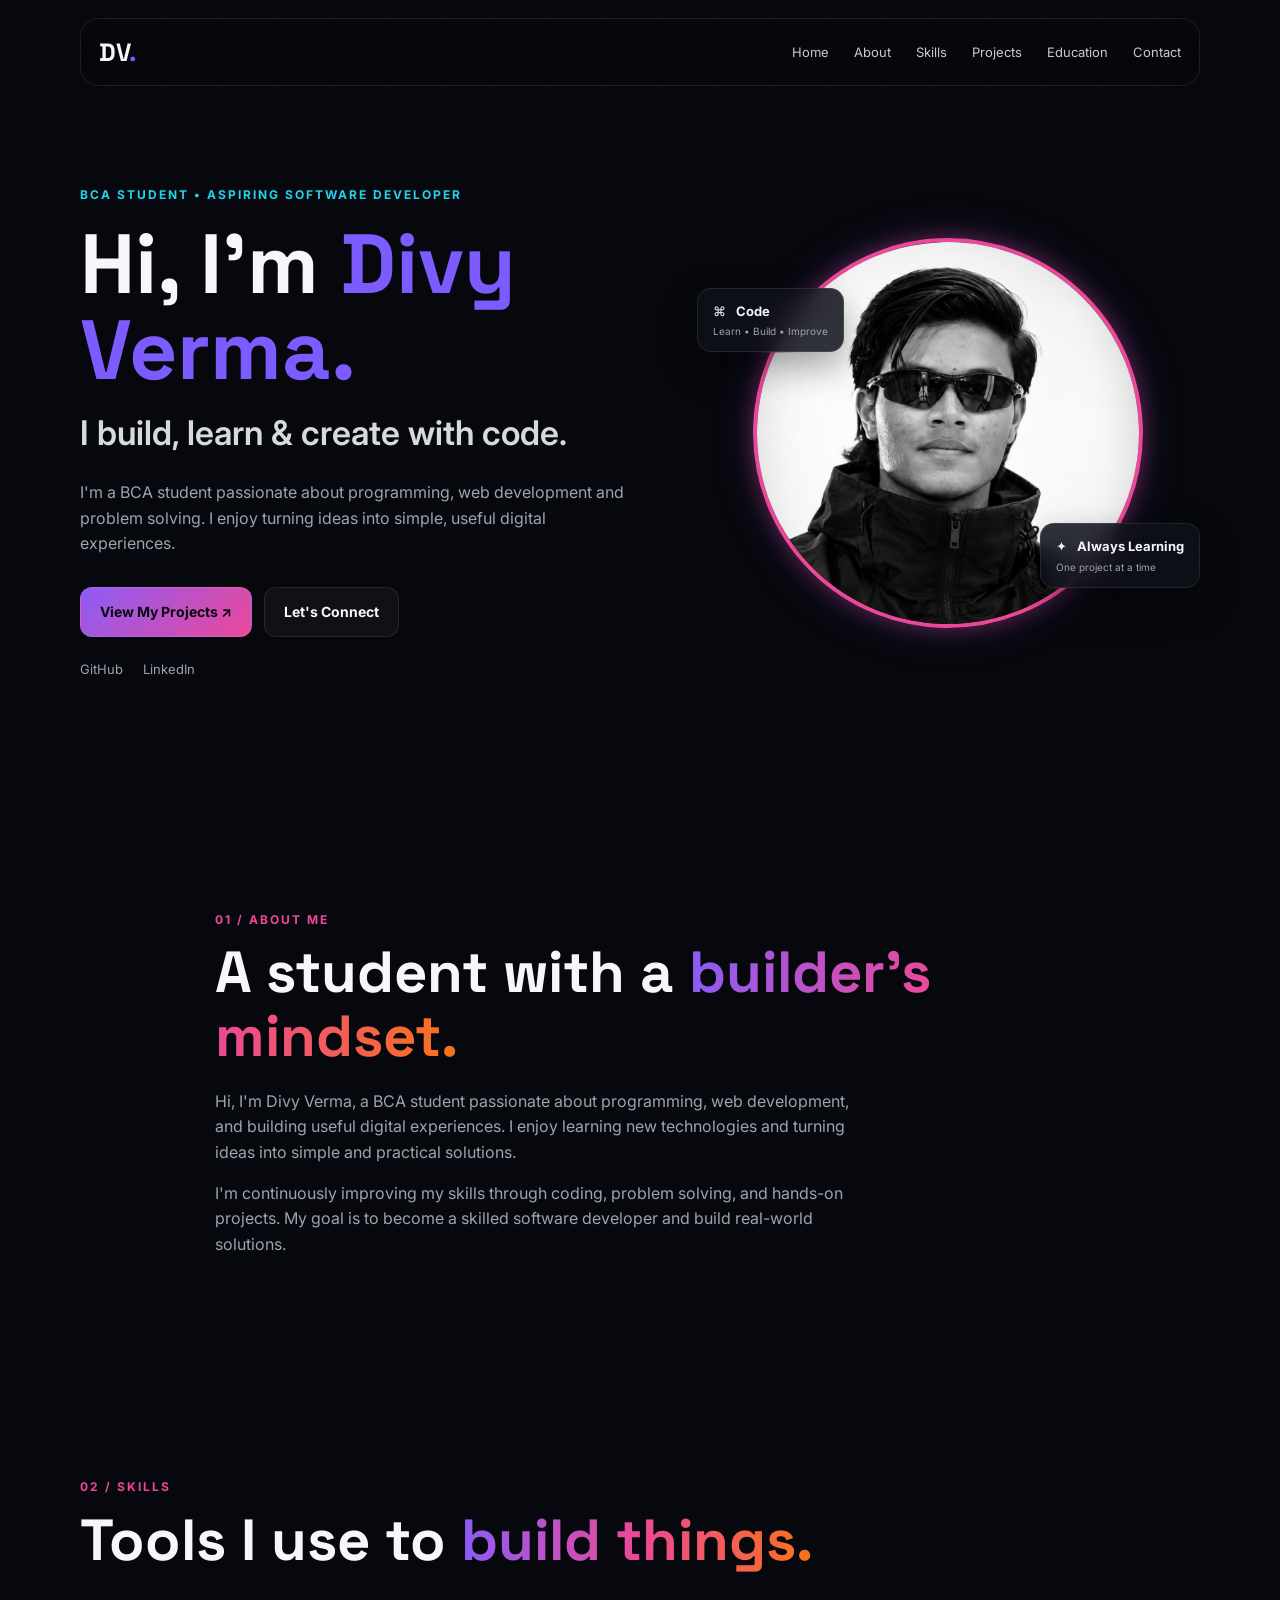
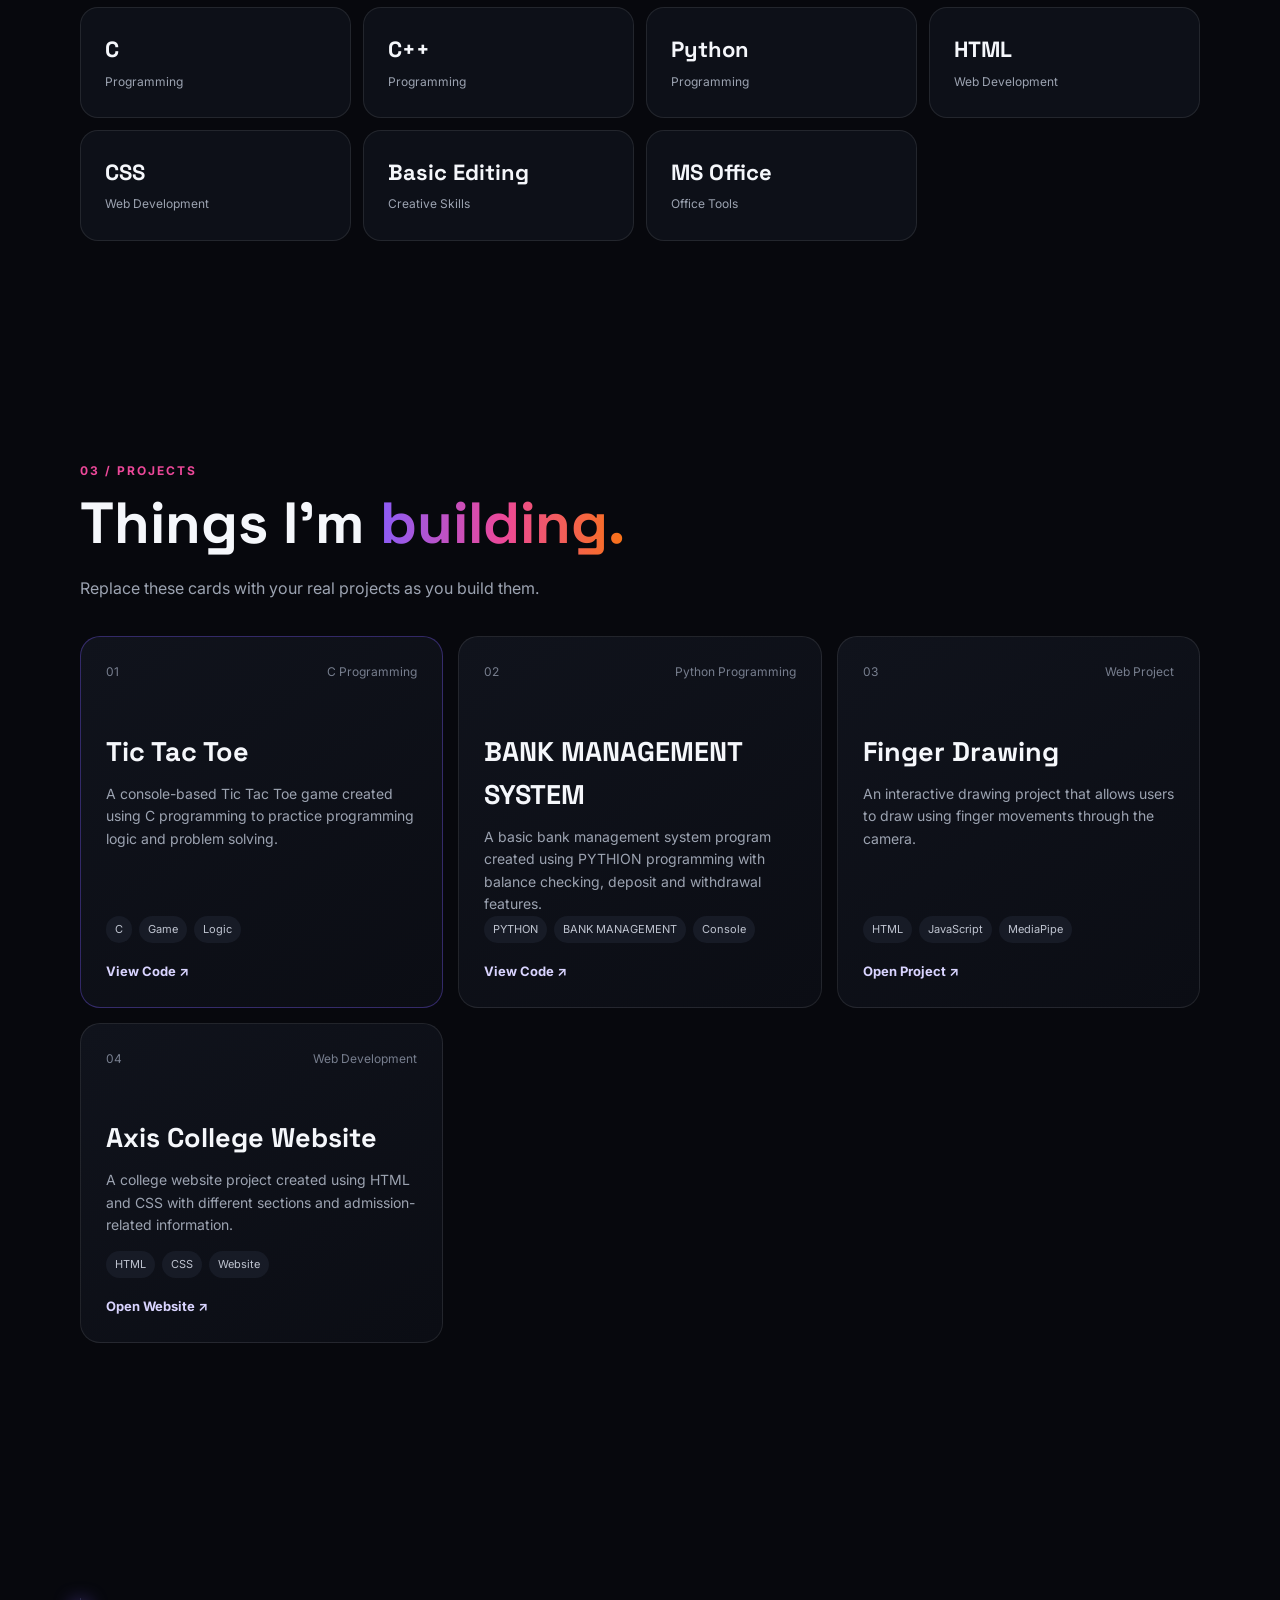
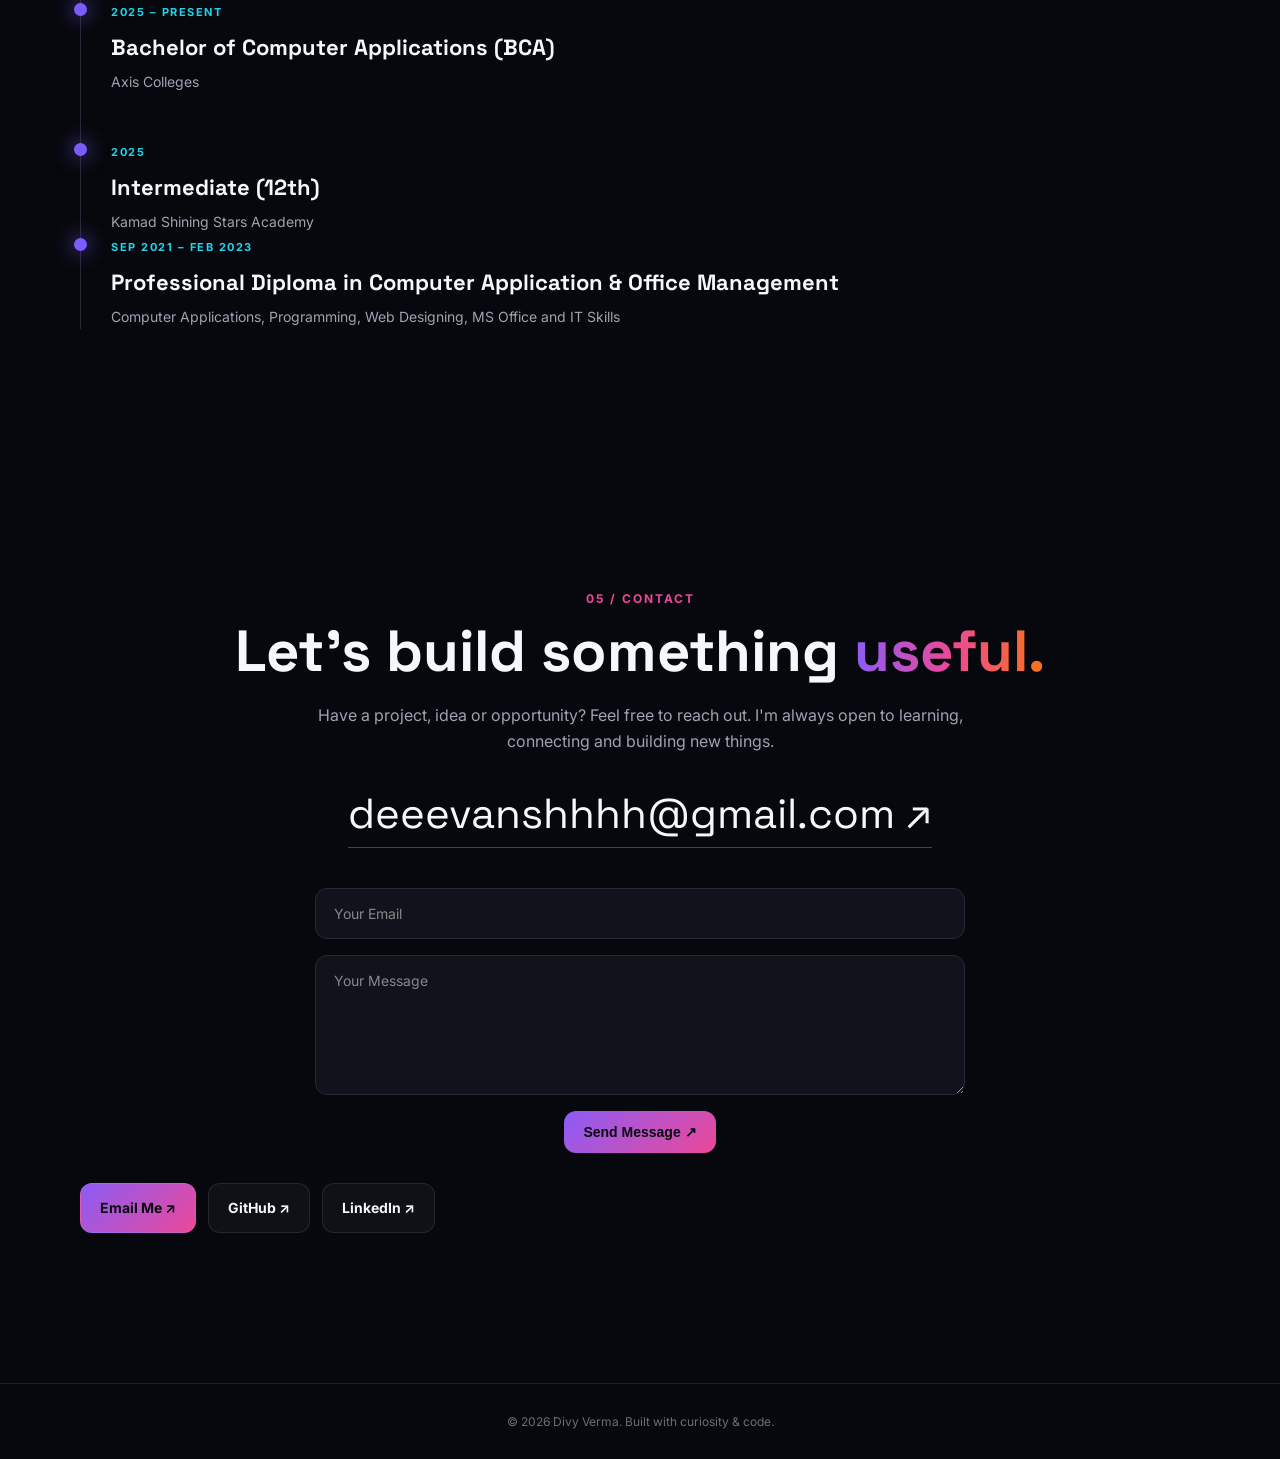
<file: index.html>
<!DOCTYPE html>
<html lang="en">
<head>
  <meta charset="UTF-8">
  <meta name="viewport" content="width=device-width, initial-scale=1.0">
  <meta name="description" content="Divy Verma - BCA Student and Aspiring Software Developer">
  <title>Divy Verma | Portfolio</title>
  <link rel="preconnect" href="https://fonts.googleapis.com">
  <link rel="preconnect" href="https://fonts.gstatic.com" crossorigin>
  <link href="https://fonts.googleapis.com/css2?family=Inter:wght@400;500;600;700;800&family=Space+Grotesk:wght@500;600;700&display=swap" rel="stylesheet">
  <link rel="stylesheet" href="style.css">
</head>
<body>
  <div class="bg-grid"></div>

  <header class="navbar">
    <a href="#home" class="logo">DV<span>.</span></a>
    <nav id="navMenu">
      <a href="#home">Home</a>
      <a href="#about">About</a>
      <a href="#skills">Skills</a>
      <a href="#projects">Projects</a>
      <a href="#education">Education</a>
      <a href="#contact">Contact</a>
    </nav>
<button class="menu-btn" id="menuBtn" aria-label="Open menu">☰</button>
  </header>

  <main>
    <section id="home" class="hero section">
      <div class="hero-text reveal">
        <p class="eyebrow">BCA STUDENT • ASPIRING SOFTWARE DEVELOPER</p>
        <h1>Hi, I'm <span>Divy Verma.</span></h1>
        <h2>I build, learn &amp; create with code.</h2>
        <p class="hero-copy">
          I'm a BCA student passionate about programming, web development and problem solving.
          I enjoy turning ideas into simple, useful digital experiences.
        </p>
        <div class="hero-buttons">
          <a class="btn primary" href="#projects">View My Projects <span>↗</span></a>
          <a class="btn secondary" href="#contact">Let's Connect</a>
        </div>
        <div class="socials">
          <a href="https://github.com/" target="_blank" rel="noreferrer">GitHub</a>
          <a href="https://www.linkedin.com/in/divy-verma-184541386" target="_blank" rel="noreferrer">LinkedIn</a>
        </div>
      </div>

      <div class="hero-photo reveal">
        <div class="photo-glow"></div>
        <div class="photo-frame">
          <img src="divys.png" alt="Divy Verma profile photo">
        </div>
        <div class="floating-card card-one">⌘ <b>Code</b><small>Learn • Build • Improve</small></div>
        <div class="floating-card card-two">✦ <b>Always Learning</b><small>One project at a time</small></div>
      </div>
    </section>

    <section id="about" class="section narrow reveal">
  <p class="section-label">01 / ABOUT ME</p>

  <h2 class="section-title">
    A student with a <span>builder's mindset.</span>
  </h2>

  <p class="section-text">
    Hi, I'm Divy Verma, a BCA student passionate about programming,
    web development, and building useful digital experiences. I enjoy
    learning new technologies and turning ideas into simple and
    practical solutions.
  </p>

  <p class="section-text">
    I'm continuously improving my skills through coding, problem solving,
    and hands-on projects. My goal is to become a skilled software
    developer and build real-world solutions.
  </p>
</section>
    <section id="skills" class="section">
      <div class="reveal">
        <p class="section-label">02 / SKILLS</p>
        <h2 class="section-title">Tools I use to <span>build things.</span></h2>
      </div>
      <div class="skills-grid reveal">
        <div class="skill-card"><strong>C</strong><span>Programming</span></div>
        <div class="skill-card"><strong>C++</strong><span>Programming</span></div>
        <div class="skill-card"><strong>Python</strong><span>Programming</span></div>
        <div class="skill-card"><strong>HTML</strong><span>Web Development</span></div>
        <div class="skill-card"><strong>CSS</strong><span>Web Development</span></div>
<div class="skill-card"><strong>Basic Editing</strong><span>Creative Skills</span></div>
        
        <div class="skill-card"><strong>MS Office</strong><span>Office Tools</span></div>
    </section>

    <section id="projects" class="section">
      <div class="reveal">
        <p class="section-label">03 / PROJECTS</p>
        <h2 class="section-title">Things I'm <span>building.</span></h2>
        <p class="section-text">Replace these cards with your real projects as you build them.</p>
      </div>
<div class="projects-grid">

  <article class="project-card featured reveal"
           onclick="window.location.href='tic-tac-toe.c'">
    <div class="project-top">
      <span>01</span>
      <span>C Programming</span>
    </div>

    <h3>Tic Tac Toe</h3>

    <p>
      A console-based Tic Tac Toe game created using C programming
      to practice programming logic and problem solving.
    </p>

    <div class="tags">
      <span>C</span>
      <span>Game</span>
      <span>Logic</span>
    </div>

    <span class="project-link">View Code ↗</span>
  </article>


  <article class="project-card reveal"
           onclick="window.location.href='bank_management.py'">
    <div class="project-top">
      <span>02</span>
      <span>Python Programming</span>
    </div>

    <h3>BANK MANAGEMENT SYSTEM</h3>

    <p>
      A basic bank management system program created using PYTHION programming with
      balance checking, deposit and withdrawal features.
    </p>

    <div class="tags">
      <span>PYTHON</span>
      <span>BANK MANAGEMENT</span>
      <span>Console</span>
    </div>

    <span class="project-link">View Code ↗</span>
  </article>


  <article class="project-card reveal"
           onclick="window.location.href='drawingproject.html'">
    <div class="project-top">
      <span>03</span>
      <span>Web Project</span>
    </div>

    <h3>Finger Drawing</h3>

    <p>
      An interactive drawing project that allows users to draw
      using finger movements through the camera.
    </p>

    <div class="tags">
      <span>HTML</span>
      <span>JavaScript</span>
      <span>MediaPipe</span>
    </div>

    <span class="project-link">Open Project ↗</span>
  </article>


  <article class="project-card reveal"
           onclick="window.location.href='axiswebsite.html'">
    <div class="project-top">
      <span>04</span>
      <span>Web Development</span>
    </div>

    <h3>Axis College Website</h3>

    <p>
      A college website project created using HTML and CSS
      with different sections and admission-related information.
    </p>

    <div class="tags">
      <span>HTML</span>
      <span>CSS</span>
      <span>Website</span>
    </div>

    <span class="project-link">Open Website ↗</span>
  </article>

</div>
      </section>

    <section id="education" class="section">
      <div class="timeline reveal">

  <div class="timeline-item">
    <div class="dot"></div>
    <div>
      <span class="date">2025 – PRESENT</span>
      <h3>Bachelor of Computer Applications (BCA)</h3>
      <p>Axis Colleges</p>
    </div>
  </div>

  <div class="timeline-item">
    <div class="dot"></div>
    <div>
      <span class="date">2025</span>
      <h3>Intermediate (12th)</h3>
      <p>Kamad Shining Stars Academy</p>
    </div>
  

  <div class="timeline-item">
    <div class="dot"></div>
    <div>
      <span class="date">SEP 2021 – FEB 2023</span>
      <h3>Professional Diploma in Computer Application & Office Management</h3>
      <p>Computer Applications, Programming, Web Designing, MS Office and IT Skills</p>
    </div>
  </div>

</div></div>
    </section>
<section id="contact" class="contact section reveal">

  <p class="section-label">05 / CONTACT</p>

  <h2 class="section-title">
    Let's build something <span>useful.</span>
  </h2>

  <p class="section-text">
    Have a project, idea or opportunity? Feel free to reach out.
    I'm always open to learning, connecting and building new things.
  </p>

  <a class="email" href="mailto:deeevanshhhh@gmail.com">
    deeevanshhhh@gmail.com ↗
  </a>
  <form
  class="contact-form"
  action="https://formsubmit.co/deeevanshhhh@gmail.com"
  method="POST">
  <input
    type="email"
    name="email"
    placeholder="Your Email"
    required
  >

  <textarea
    name="message"
    placeholder="Your Message"
    rows="5"
    required
  ></textarea>

  <input
    type="hidden"
    name="_subject"
    value="New Portfolio Message"
  >

  <button type="submit" class="btn primary">
    Send Message ↗
  </button>
</form>

  <div class="hero-buttons">

    <a class="btn primary"
       href="mailto:deeevanshhhh@gmail.com">
      Email Me ↗
    </a>

    <a class="btn secondary"
       href="https://github.com/devanshverma7499-eng"
       target="_blank"
       rel="noreferrer">
      GitHub ↗
    </a>

    <a class="btn secondary"
       href="https://www.linkedin.com/in/divy-verma-184541386"
       target="_blank"
       rel="noreferrer">
      LinkedIn ↗
    </a>

  </div>

</section>
  </main>

  <footer>
    <p>© <span id="year"></span> Divy Verma. Built with curiosity &amp; code.</p>
  </footer>

  <script src="script.js"></script>
</body>
</html>
</file>
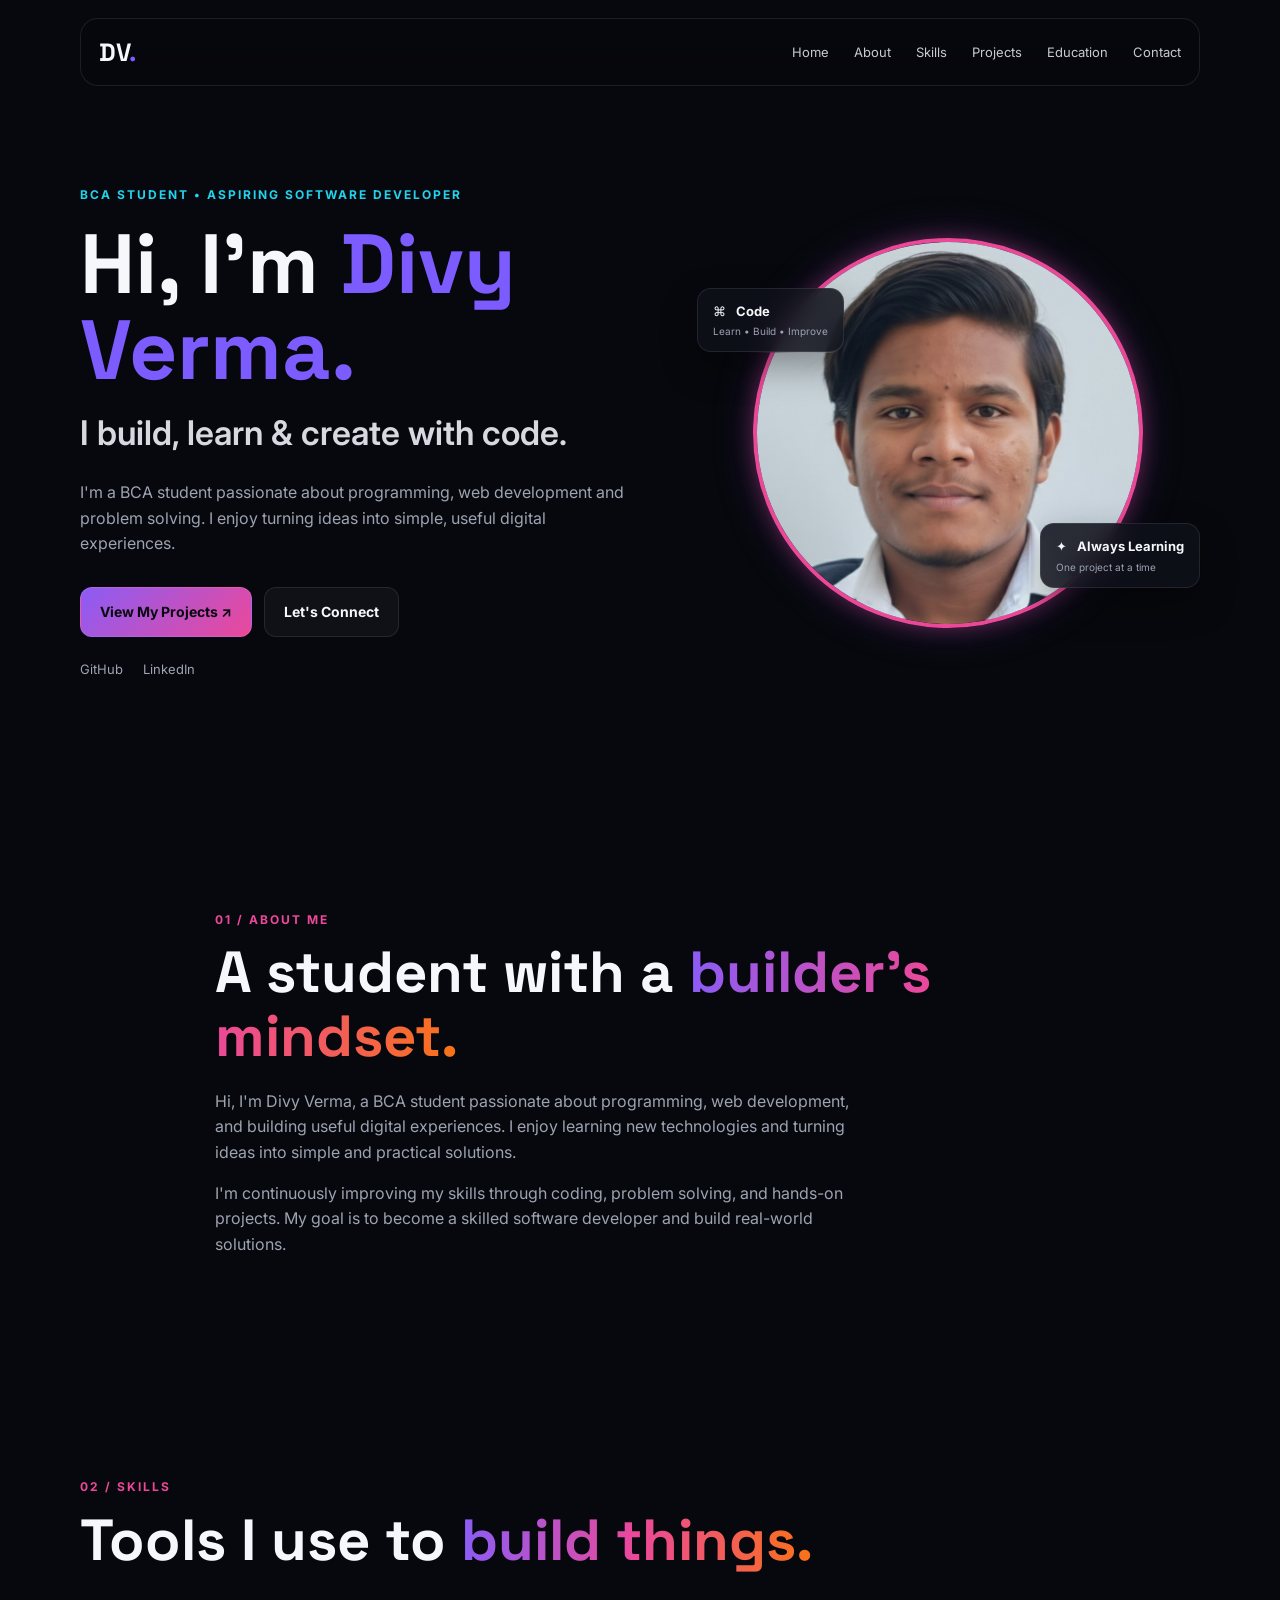
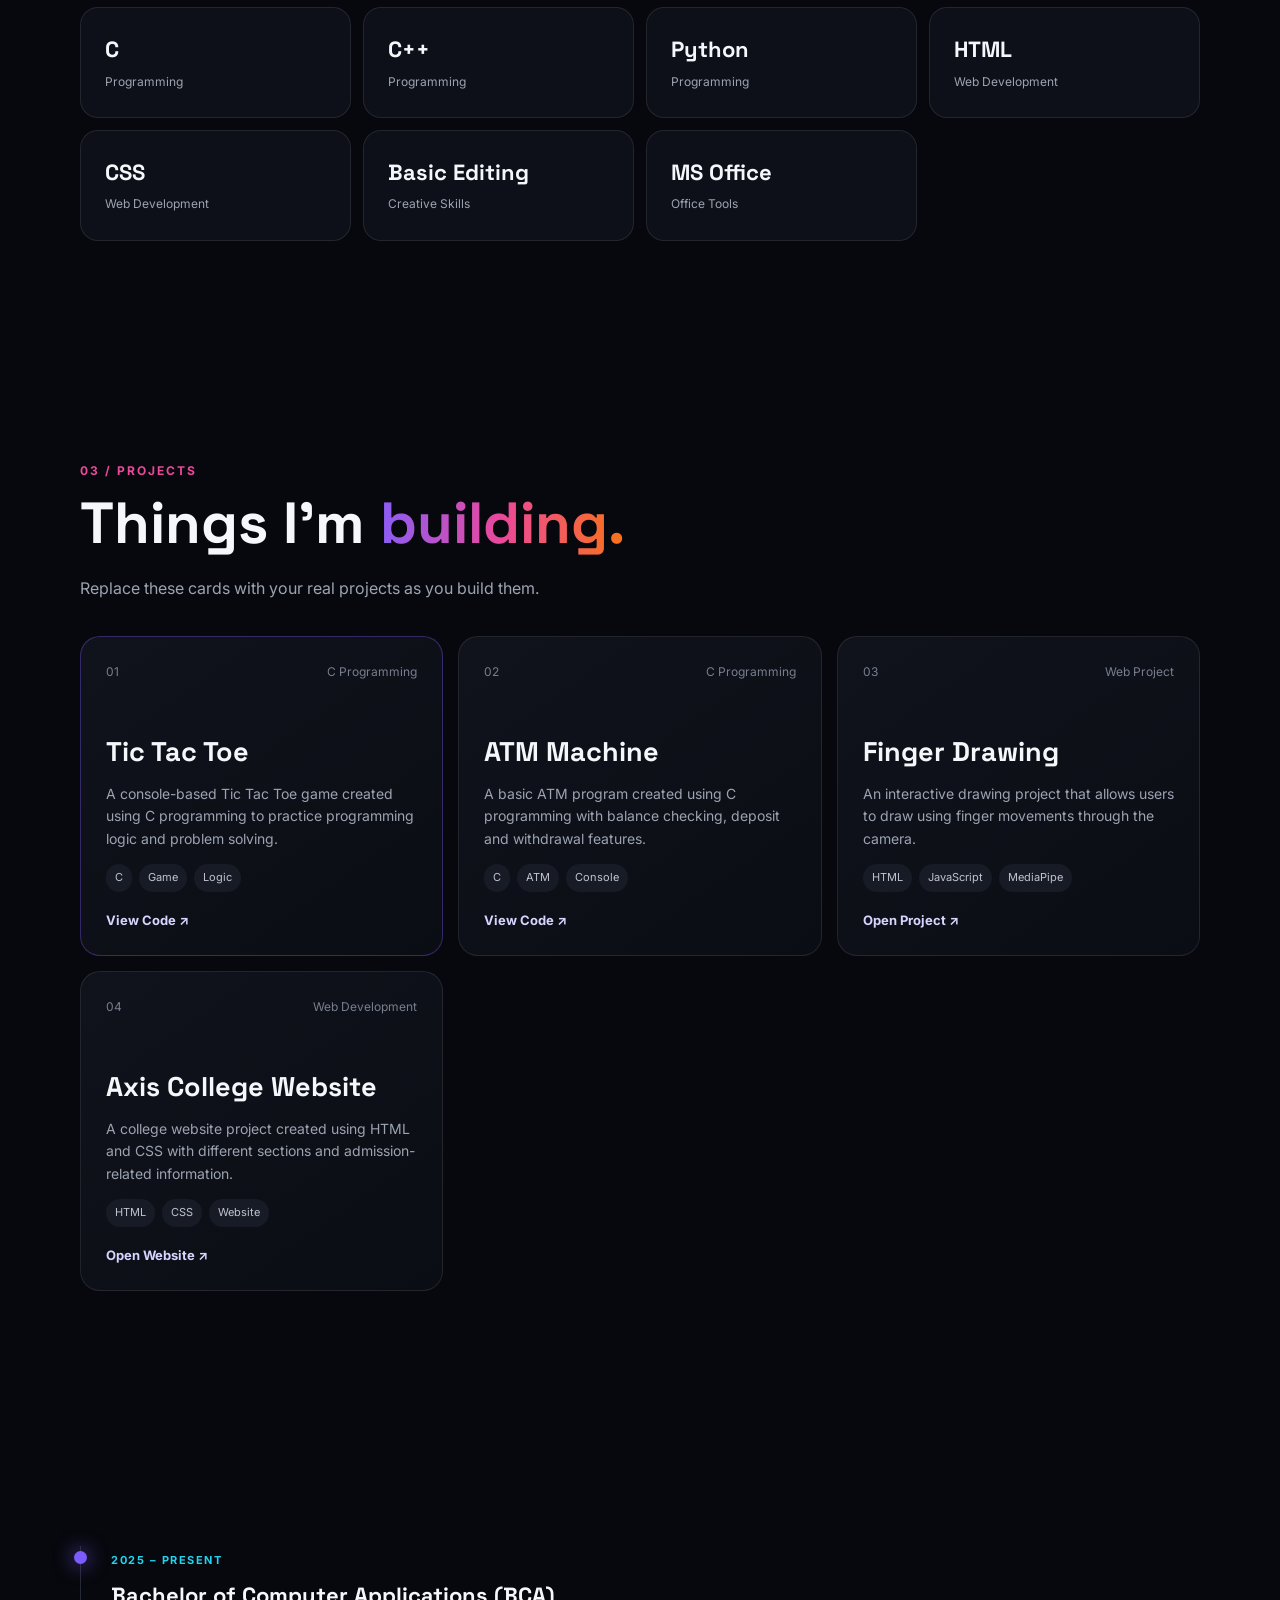
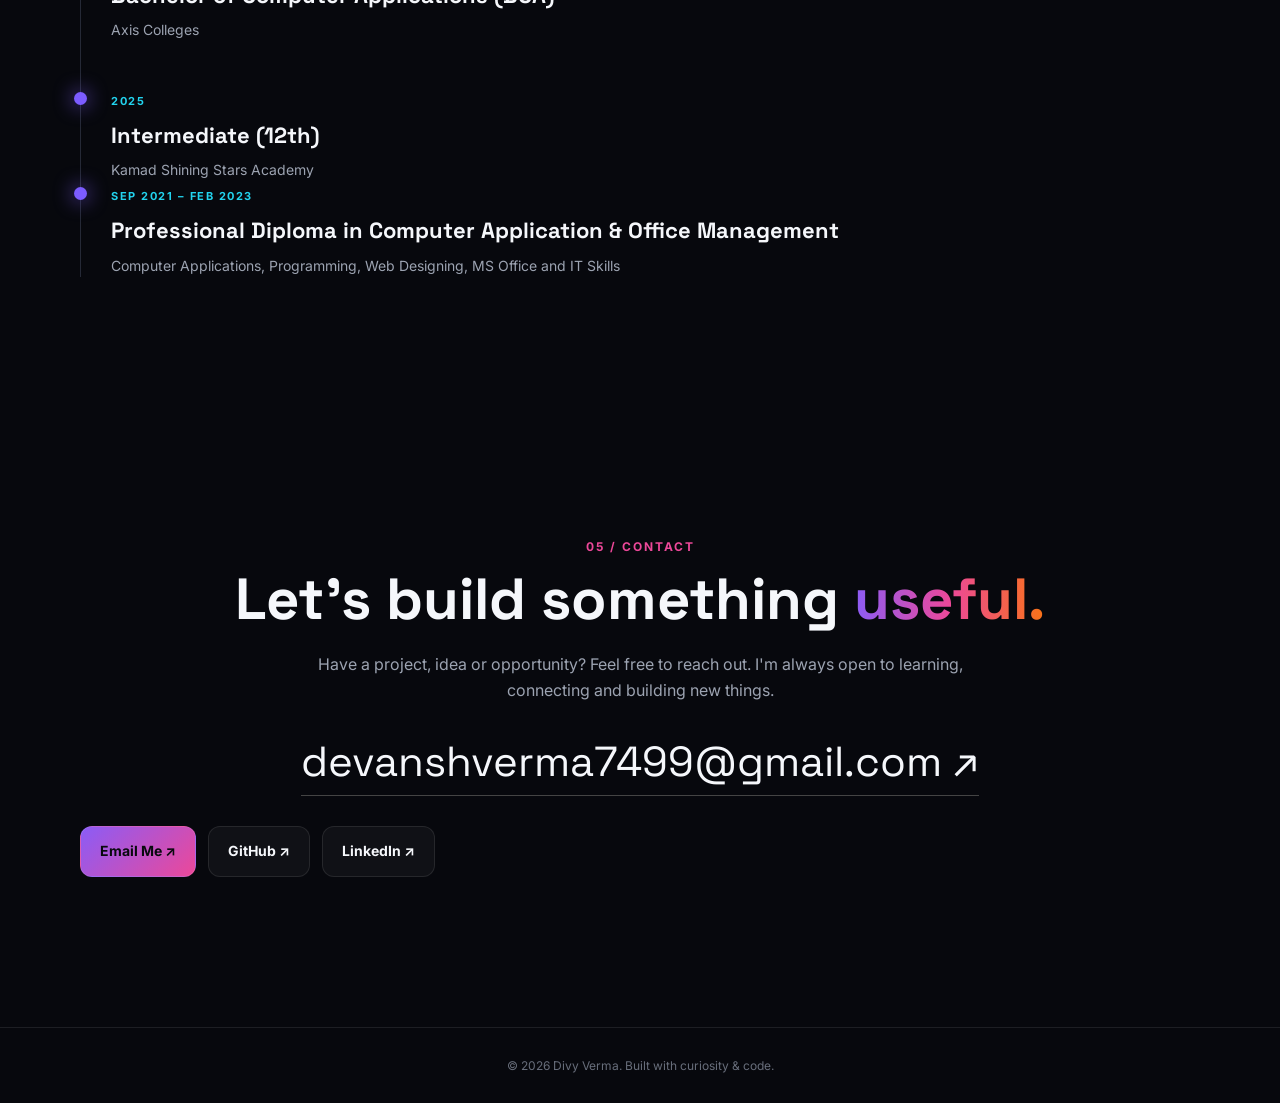
<file: divy-portfolio/index.html>
<!DOCTYPE html>
<html lang="en">
<head>
  <meta charset="UTF-8">
  <meta name="viewport" content="width=device-width, initial-scale=1.0">
  <meta name="description" content="Divy Verma - BCA Student and Aspiring Software Developer">
  <title>Divy Verma | Portfolio</title>
  <link rel="preconnect" href="https://fonts.googleapis.com">
  <link rel="preconnect" href="https://fonts.gstatic.com" crossorigin>
  <link href="https://fonts.googleapis.com/css2?family=Inter:wght@400;500;600;700;800&family=Space+Grotesk:wght@500;600;700&display=swap" rel="stylesheet">
  <link rel="stylesheet" href="style.css">
</head>
<body>
  <div class="bg-grid"></div>

  <header class="navbar">
    <a href="#home" class="logo">DV<span>.</span></a>
    <nav id="navMenu">
      <a href="#home">Home</a>
      <a href="#about">About</a>
      <a href="#skills">Skills</a>
      <a href="#projects">Projects</a>
      <a href="#education">Education</a>
      <a href="#contact">Contact</a>
    </nav>
<button class="menu-btn" id="menuBtn" aria-label="Open menu">☰</button>
  </header>

  <main>
    <section id="home" class="hero section">
      <div class="hero-text reveal">
        <p class="eyebrow">BCA STUDENT • ASPIRING SOFTWARE DEVELOPER</p>
        <h1>Hi, I'm <span>Divy Verma.</span></h1>
        <h2>I build, learn &amp; create with code.</h2>
        <p class="hero-copy">
          I'm a BCA student passionate about programming, web development and problem solving.
          I enjoy turning ideas into simple, useful digital experiences.
        </p>
        <div class="hero-buttons">
          <a class="btn primary" href="#projects">View My Projects <span>↗</span></a>
          <a class="btn secondary" href="#contact">Let's Connect</a>
        </div>
        <div class="socials">
          <a href="https://github.com/" target="_blank" rel="noreferrer">GitHub</a>
          <a href="https://www.linkedin.com/in/divy-verma-184541386" target="_blank" rel="noreferrer">LinkedIn</a>
        </div>
      </div>

      <div class="hero-photo reveal">
        <div class="photo-glow"></div>
        <div class="photo-frame">
          <img src="images/profile.jpg" alt="Divy Verma profile photo">
        </div>
        <div class="floating-card card-one">⌘ <b>Code</b><small>Learn • Build • Improve</small></div>
        <div class="floating-card card-two">✦ <b>Always Learning</b><small>One project at a time</small></div>
      </div>
    </section>

    <section id="about" class="section narrow reveal">
  <p class="section-label">01 / ABOUT ME</p>

  <h2 class="section-title">
    A student with a <span>builder's mindset.</span>
  </h2>

  <p class="section-text">
    Hi, I'm Divy Verma, a BCA student passionate about programming,
    web development, and building useful digital experiences. I enjoy
    learning new technologies and turning ideas into simple and
    practical solutions.
  </p>

  <p class="section-text">
    I'm continuously improving my skills through coding, problem solving,
    and hands-on projects. My goal is to become a skilled software
    developer and build real-world solutions.
  </p>
</section>
    <section id="skills" class="section">
      <div class="reveal">
        <p class="section-label">02 / SKILLS</p>
        <h2 class="section-title">Tools I use to <span>build things.</span></h2>
      </div>
      <div class="skills-grid reveal">
        <div class="skill-card"><strong>C</strong><span>Programming</span></div>
        <div class="skill-card"><strong>C++</strong><span>Programming</span></div>
        <div class="skill-card"><strong>Python</strong><span>Programming</span></div>
        <div class="skill-card"><strong>HTML</strong><span>Web Development</span></div>
        <div class="skill-card"><strong>CSS</strong><span>Web Development</span></div>
<div class="skill-card"><strong>Basic Editing</strong><span>Creative Skills</span></div>
        
        <div class="skill-card"><strong>MS Office</strong><span>Office Tools</span></div>
    </section>

    <section id="projects" class="section">
      <div class="reveal">
        <p class="section-label">03 / PROJECTS</p>
        <h2 class="section-title">Things I'm <span>building.</span></h2>
        <p class="section-text">Replace these cards with your real projects as you build them.</p>
      </div>
<div class="projects-grid">

  <article class="project-card featured reveal"
           onclick="window.location.href='projects/tic-tac-toe.c'">
    <div class="project-top">
      <span>01</span>
      <span>C Programming</span>
    </div>

    <h3>Tic Tac Toe</h3>

    <p>
      A console-based Tic Tac Toe game created using C programming
      to practice programming logic and problem solving.
    </p>

    <div class="tags">
      <span>C</span>
      <span>Game</span>
      <span>Logic</span>
    </div>

    <span class="project-link">View Code ↗</span>
  </article>


  <article class="project-card reveal"
           onclick="window.location.href='projects/atm.c'">
    <div class="project-top">
      <span>02</span>
      <span>C Programming</span>
    </div>

    <h3>ATM Machine</h3>

    <p>
      A basic ATM program created using C programming with
      balance checking, deposit and withdrawal features.
    </p>

    <div class="tags">
      <span>C</span>
      <span>ATM</span>
      <span>Console</span>
    </div>

    <span class="project-link">View Code ↗</span>
  </article>


  <article class="project-card reveal"
           onclick="window.location.href='projects/drawingproject.html'">
    <div class="project-top">
      <span>03</span>
      <span>Web Project</span>
    </div>

    <h3>Finger Drawing</h3>

    <p>
      An interactive drawing project that allows users to draw
      using finger movements through the camera.
    </p>

    <div class="tags">
      <span>HTML</span>
      <span>JavaScript</span>
      <span>MediaPipe</span>
    </div>

    <span class="project-link">Open Project ↗</span>
  </article>


  <article class="project-card reveal"
           onclick="window.location.href='projects/axiswebsite.html'">
    <div class="project-top">
      <span>04</span>
      <span>Web Development</span>
    </div>

    <h3>Axis College Website</h3>

    <p>
      A college website project created using HTML and CSS
      with different sections and admission-related information.
    </p>

    <div class="tags">
      <span>HTML</span>
      <span>CSS</span>
      <span>Website</span>
    </div>

    <span class="project-link">Open Website ↗</span>
  </article>

</div>
      </section>

    <section id="education" class="section">
      <div class="timeline reveal">

  <div class="timeline-item">
    <div class="dot"></div>
    <div>
      <span class="date">2025 – PRESENT</span>
      <h3>Bachelor of Computer Applications (BCA)</h3>
      <p>Axis Colleges</p>
    </div>
  </div>

  <div class="timeline-item">
    <div class="dot"></div>
    <div>
      <span class="date">2025</span>
      <h3>Intermediate (12th)</h3>
      <p>Kamad Shining Stars Academy</p>
    </div>
  

  <div class="timeline-item">
    <div class="dot"></div>
    <div>
      <span class="date">SEP 2021 – FEB 2023</span>
      <h3>Professional Diploma in Computer Application & Office Management</h3>
      <p>Computer Applications, Programming, Web Designing, MS Office and IT Skills</p>
    </div>
  </div>

</div></div>
    </section>
<section id="contact" class="contact section reveal">

  <p class="section-label">05 / CONTACT</p>

  <h2 class="section-title">
    Let's build something <span>useful.</span>
  </h2>

  <p class="section-text">
    Have a project, idea or opportunity? Feel free to reach out.
    I'm always open to learning, connecting and building new things.
  </p>

  <a class="email" href="mailto:devanshverma7499@gmail.com">
    devanshverma7499@gmail.com ↗
  </a>

  <div class="hero-buttons">

    <a class="btn primary"
       href="mailto:devanshverma7499@gmail.com">
      Email Me ↗
    </a>

    <a class="btn secondary"
       href="https://github.com/devanshverma7499-eng"
       target="_blank"
       rel="noreferrer">
      GitHub ↗
    </a>

    <a class="btn secondary"
       href="https://www.linkedin.com/in/divy-verma-184541386"
       target="_blank"
       rel="noreferrer">
      LinkedIn ↗
    </a>

  </div>

</section>
  </main>

  <footer>
    <p>© <span id="year"></span> Divy Verma. Built with curiosity &amp; code.</p>
  </footer>

  <script src="script.js"></script>
</body>
</html>
</file>
<file: style.css>
*{margin:0;padding:0;box-sizing:border-box}
:root{--bg:#07080d;--panel:#0d1018;--text:#f5f7fb;--muted:#9ca3b1;--line:rgba(255,255,255,.09);--accent:#7c5cff;--accent2:#22d3ee}
html{scroll-behavior:smooth}
body{font-family:Inter,Arial,sans-serif;background:var(--bg);color:var(--text);line-height:1.6;overflow-x:hidden}
a{color:inherit;text-decoration:none}
.bg-grid{position:fixed;inset:0;pointer-events:none;opacity:.25;background-image:linear-gradient(rgba(255,255,255,.035) 1px,transparent 1px),linear-gradient(90deg,rgba(255,255,255,.035) 1px,transparent 1px);background-size:55px 55px;mask-image:linear-gradient(to bottom,#000,transparent 90%)}
.navbar{position:fixed;z-index:20;top:0;left:50%;transform:translateX(-50%);width:min(1120px,92%);margin-top:18px;padding:13px 18px;border:1px solid var(--line);background:rgba(7,8,13,.72);backdrop-filter:blur(18px);border-radius:18px;display:flex;align-items:center;justify-content:space-between}
.logo{font-family:"Space Grotesk";font-size:25px;font-weight:700}.logo span,.section-title span,h1 span{color:var(--accent)}
nav{display:flex;gap:25px}nav a{font-size:13px;color:#c7cad3;transition:.25s}nav a:hover{color:#fff}
.menu-btn{display:none;background:none;border:0;color:#fff;font-size:24px}
.section{width:min(1120px,92%);margin:auto;padding:110px 0}.hero{min-height:800px;padding-top:175px;display:grid;grid-template-columns:1.05fr .95fr;gap:60px;align-items:center}
.eyebrow,.section-label{font-size:12px;letter-spacing:2px;color:var(--accent2);font-weight:700}
h1{font-family:"Space Grotesk";font-size:clamp(48px,7vw,84px);line-height:1.02;margin:18px 0 12px}
.hero h2{font-size:clamp(22px,3vw,34px);color:#d7d9e0;margin-bottom:20px;font-weight:600}
.hero-copy,.section-text{color:var(--muted);max-width:650px;font-size:16px}
.hero-buttons{display:flex;gap:12px;flex-wrap:wrap;margin-top:30px}
.btn{padding:13px 19px;border-radius:12px;font-weight:700;font-size:14px;border:1px solid var(--line);transition:.25s}
.btn.primary{background:#fff;color:#08090e}.btn.primary:hover{transform:translateY(-3px);box-shadow:0 12px 30px rgba(255,255,255,.12)}
.btn.secondary{background:rgba(255,255,255,.04)}.btn.secondary:hover{background:rgba(255,255,255,.09)}
.socials{display:flex;gap:20px;margin-top:22px;color:#9da3b1;font-size:13px}.socials a:hover{color:#fff}
.hero-photo{position:relative;display:flex;justify-content:center;align-items:center;min-height:500px}
.photo-glow{position:absolute;width:360px;height:360px;border-radius:50%;background:radial-gradient(circle,var(--accent),transparent 68%);opacity:.28;filter:blur(20px)}
.photo-frame{
  position:relative;
  width:min(390px,82vw);
  height:min(390px,82vw);
  border-radius:50%;
  overflow:hidden;
  border:4px solid #7c5cff;
  box-shadow:0 0 50px rgba(124,92,255,.35);
  transform:none;
}.floating-card{position:absolute;background:rgba(15,17,26,.86);backdrop-filter:blur(14px);border:1px solid var(--line);padding:12px 15px;border-radius:14px;font-size:13px;box-shadow:0 15px 35px rgba(0,0,0,.35)}
.floating-card b{margin-left:6px}.floating-card small{display:block;color:var(--muted);font-size:10px;margin-top:2px}.card-one{left:0;top:21%}.card-two{right:0;bottom:19%}
.narrow{max-width:850px;margin-left:auto;margin-right:auto}.section-title{font-family:"Space Grotesk";font-size:clamp(34px,5vw,58px);line-height:1.1;margin:12px 0 20px}.section-text+.section-text{margin-top:15px}
.skills-grid{display:grid;grid-template-columns:repeat(4,1fr);gap:12px;margin-top:35px}.skill-card{padding:24px;background:var(--panel);border:1px solid var(--line);border-radius:18px;transition:.3s}.skill-card:hover{transform:translateY(-5px);border-color:rgba(124,92,255,.5)}.skill-card strong{display:block;font-family:"Space Grotesk";font-size:22px}.skill-card span{font-size:12px;color:var(--muted)}
.projects-grid{display:grid;grid-template-columns:repeat(3,1fr);gap:15px;margin-top:35px}.project-card{min-height:320px;padding:25px;background:linear-gradient(145deg,#10131c,#0b0d14);border:1px solid var(--line);border-radius:20px;display:flex;flex-direction:column}.project-card.featured{border-color:rgba(124,92,255,.35)}.project-top{display:flex;justify-content:space-between;color:#777e8e;font-size:12px}.project-card h3{font-family:"Space Grotesk";font-size:27px;margin-top:48px}.project-card p{color:var(--muted);font-size:14px;margin-top:10px}.tags{display:flex;gap:7px;flex-wrap:wrap;margin-top:auto}.tags span{font-size:11px;padding:5px 9px;border-radius:30px;background:#171b26;color:#bfc4d0}.project-link{font-size:13px;font-weight:700;margin-top:18px;color:#d9d4ff}
.timeline{margin-top:35px;border-left:1px solid #252936;padding-left:30px}.timeline-item{position:relative;padding-bottom:45px}.timeline-item:last-child{padding-bottom:0}.dot{position:absolute;left:-37px;top:5px;width:13px;height:13px;border-radius:50%;background:var(--accent);box-shadow:0 0 20px var(--accent)}.date{font-size:11px;color:var(--accent2);letter-spacing:1.5px;font-weight:700}.timeline h3{font-family:"Space Grotesk";font-size:22px;margin:6px 0}.timeline p{color:var(--muted);font-size:14px}
.contact{text-align:center;padding-top:150px;padding-bottom:150px}.contact .section-text{margin:auto}.email{display:inline-block;font-family:"Space Grotesk";font-size:clamp(22px,4vw,42px);margin-top:25px;border-bottom:1px solid #444;transition:.2s}.email:hover{color:var(--accent2)}
footer{border-top:1px solid var(--line);padding:28px;text-align:center;color:#686e7b;font-size:12px}
.reveal{opacity:0;transform:translateY(25px);transition:opacity .7s ease,transform .7s ease}.reveal.visible{opacity:1;transform:none}
@media(max-width:800px){nav{display:none;position:absolute;top:65px;left:0;right:0;padding:18px;background:rgba(7,8,13,.96);border:1px solid var(--line);border-radius:15px;flex-direction:column;gap:16px}nav.open{display:flex}.menu-btn{display:block}.hero{grid-template-columns:1fr;min-height:auto;padding-top:145px}.hero-photo{min-height:460px}.skills-grid{grid-template-columns:repeat(2,1fr)}.projects-grid{grid-template-columns:1fr}.card-one{left:3%}.card-two{right:3%}}
@media(max-width:480px){.section{padding:80px 0}.hero{padding-top:125px}.hero-photo{min-height:390px}.photo-frame{width:75vw}.floating-card{transform:scale(.88)}.skills-grid{grid-template-columns:1fr 1fr}.skill-card{padding:18px}.contact{padding-top:100px;padding-bottom:100px}}
.photo-frame img {
  width: 100%;
  height: 100%;
  object-fit: cover;
  object-position: center 5%;
  transform: scale(1.08);
  display: block;
}
.project-card {
  cursor: pointer;
}


.project-card {
  cursor: pointer;
  transition:
    transform 0.3s ease,
    border-color 0.3s ease,
    box-shadow 0.3s ease;
}

.project-card:hover {
  transform: translateY(-8px);
  border-color: rgba(124, 92, 255, 0.7);
  box-shadow:
    0 20px 50px rgba(0, 0, 0, 0.35),
    0 0 30px rgba(124, 92, 255, 0.12);
}

.project-card .project-link {
  transition: transform 0.3s ease;
}

.project-card:hover .project-link {
  transform: translateX(5px);
}


.btn {
  transition: all 0.3s ease;
}

.btn:hover {
  transform: translateY(-3px);
  box-shadow: 0 10px 30px rgba(124, 92, 255, 0.25);
}

.btn.primary:hover {
  box-shadow:
    0 10px 30px rgba(124, 92, 255, 0.35),
    0 0 20px rgba(124, 92, 255, 0.2);
}


.skill-card {
  transition: all 0.3s ease;
}

.skill-card:hover {
  transform: translateY(-6px);
  border-color: rgba(124, 92, 255, 0.6);
  box-shadow: 0 12px 35px rgba(124, 92, 255, 0.15);
}


nav a {
  transition: color 0.25s ease, transform 0.25s ease;
}

nav a:hover {
  color: #7c5cff;
  transform: translateY(-2px);
}


.photo-frame {
  transition: transform 0.4s ease, box-shadow 0.4s ease;
}

.photo-frame:hover {
  transform: scale(1.03);
  box-shadow:
    0 0 40px rgba(124, 92, 255, 0.35),
    0 0 80px rgba(124, 92, 255, 0.12);
}
html {
  scroll-behavior: smooth;
}


:root {
  --neon-purple: #8b5cf6;
  --neon-pink: #ec4899;
  --neon-orange: #f97316;
}


.section-label {
  color: #ec4899;
}
.section-title span {
  background: linear-gradient(
    90deg,
    #8b5cf6,
    #ec4899,
    #f97316
  );

  background-clip: text;
  -webkit-background-clip: text;

  -webkit-text-fill-color: transparent;
}


.photo-frame {
  border-color: #ec4899;
  box-shadow:
    0 0 25px rgba(236, 72, 153, 0.35),
    0 0 60px rgba(139, 92, 246, 0.18);
}

.photo-frame:hover {
  box-shadow:
    0 0 35px rgba(236, 72, 153, 0.5),
    0 0 80px rgba(249, 115, 22, 0.2);
}


.btn.primary {
  background: linear-gradient(
    135deg,
    #8b5cf6,
    #ec4899
  );
}

.btn.primary:hover {
  box-shadow:
    0 10px 35px rgba(236, 72, 153, 0.4),
    0 0 25px rgba(139, 92, 246, 0.3);
}


.project-card:hover,
.skill-card:hover {
  border-color: rgba(236, 72, 153, 0.7);
  box-shadow:
    0 15px 45px rgba(0, 0, 0, 0.4),
    0 0 30px rgba(236, 72, 153, 0.15);
}


nav a:hover {
  color: #ec4899;
}
.photo-frame img {
  width: 100%;
  height: 100%;
  object-fit: cover;
  object-position: center 5%;
  transform: none;
  display: block;
}


.photo-frame {
  transition: 
    transform 0.5s ease,
    box-shadow 0.5s ease;
  animation: photoFloat 4s ease-in-out infinite;
  box-shadow:
    0 0 20px rgba(236, 72, 153, 0.35),
    0 0 45px rgba(139, 92, 246, 0.20);
}


.photo-frame:hover {
  transform: translateY(-8px) scale(1.02);
  box-shadow:
    0 0 30px rgba(236, 72, 153, 0.55),
    0 0 70px rgba(139, 92, 246, 0.35);
}


@keyframes photoFloat {
  0%, 100% {
    transform: translateY(0);
  }

  50% {
    transform: translateY(-8px);
  }
}


@media (max-width: 768px) {


  .navbar {
    width: 94%;
    margin-top: 10px;
    padding: 12px 15px;
  }

  nav {
    gap: 18px;
  }


  .hero {
    grid-template-columns: 1fr;
    text-align: center;
    padding-top: 130px;
    gap: 40px;
  }

  .hero-copy {
    margin: auto;
  }

  .hero-buttons {
    justify-content: center;
  }

  .socials {
    justify-content: center;
  }

  .hero-photo {
    min-height: 400px;
  }

  .photo-frame {
    width: 300px;
    height: 300px;
  }


  .card-one {
    left: 2%;
    top: 15%;
  }

  .card-two {
    right: 2%;
    bottom: 12%;
  }

  .skills-grid {
    grid-template-columns: repeat(2, 1fr);
  }


  .projects-grid {
    grid-template-columns: 1fr;
  }

  .project-card {
    min-height: 280px;
  }


  .section-title {
    font-size: 38px;
  }


  .contact {
    padding-top: 90px;
    padding-bottom: 90px;
  }

  .email {
    font-size: 22px;
    word-break: break-word;
  }
}


.menu-btn {
    display: none;
}

@media (max-width: 768px) {

    .navbar {
        position: relative;
    }

    .menu-btn {
        display: block !important;
        margin-left: auto;
        background: transparent;
        color: white;
        border: 1px solid rgba(255,255,255,0.2);
        font-size: 24px;
        padding: 6px 10px;
        border-radius: 10px;
        cursor: pointer;
    }

    .navbar nav {
        display: none !important;
        position: absolute;
        top: 70px;
        left: 0;
        right: 0;
        padding: 20px;
        background: rgba(10,10,15,0.98);
        border: 1px solid rgba(255,255,255,0.15);
        border-radius: 16px;
        flex-direction: column;
        gap: 18px;
        text-align: center;
        z-index: 9999;
    }

    .navbar nav.open {
        display: flex !important;
    }

    .navbar nav a {
        display: block;
        padding: 8px;
    }
}
@media (max-width: 768px) {

    .navbar {
        position: relative;
    }

    .menu-btn {
        display: block;
        margin-left: auto;
    }

    .navbar nav {
        display: none;
        position: absolute;
        top: 70px;
        left: 0;
        right: 0;
        padding: 18px;
        background: rgba(10, 10, 15, 0.97);
        border: 1px solid rgba(255, 255, 255, 0.12);
        border-radius: 16px;
        flex-direction: column;
        gap: 16px;
        text-align: center;
        z-index: 1000;
    }

    .navbar nav.open {
        display: flex !important;
    }
}


.project-card {
    cursor: pointer;
    transition: transform 0.35s ease,
                box-shadow 0.35s ease,
                border-color 0.35s ease;
}

.project-card:hover {
    transform: translateY(-10px) scale(1.02);
    border-color: rgba(236, 72, 153, 0.6);
    box-shadow:
        0 15px 35px rgba(139, 92, 246, 0.25),
        0 0 30px rgba(236, 72, 153, 0.15);
}

.project-card .project-link {
    transition: transform 0.3s ease,
                color 0.3s ease;
}

.project-card:hover .project-link {
    transform: translateX(5px);
}
.hero-buttons a {
    transition: transform 0.3s ease, box-shadow 0.3s ease;
}

.hero-buttons a:hover {
    transform: translateY(-4px);
    box-shadow: 0 10px 25px rgba(139, 92, 246, 0.3);
}

.contact-form {
  max-width: 650px;
  margin: 40px auto 0;
  display: flex;
  flex-direction: column;
  gap: 16px;
}

.contact-form input,
.contact-form textarea {
  width: 100%;
  padding: 16px 18px;
  background: #10131c;
  border: 1px solid #252936;
  border-radius: 12px;
  color: #fff;
  font-family: inherit;
  font-size: 14px;
  outline: none;
  box-sizing: border-box;
  transition: 0.3s ease;
}

.contact-form input::placeholder,
.contact-form textarea::placeholder {
  color: #888;
}

.contact-form input:focus,
.contact-form textarea:focus {
  border-color: #7c5cff;
  box-shadow: 0 0 20px rgba(124, 92, 255, 0.15);
}

.contact-form textarea {
  resize: vertical;
  min-height: 140px;
}

.contact-form button {
  align-self: center;
  border: none;
  cursor: pointer;
}
</file>
<file: divy-portfolio/style.css>
*{margin:0;padding:0;box-sizing:border-box}
:root{--bg:#07080d;--panel:#0d1018;--text:#f5f7fb;--muted:#9ca3b1;--line:rgba(255,255,255,.09);--accent:#7c5cff;--accent2:#22d3ee}
html{scroll-behavior:smooth}
body{font-family:Inter,Arial,sans-serif;background:var(--bg);color:var(--text);line-height:1.6;overflow-x:hidden}
a{color:inherit;text-decoration:none}
.bg-grid{position:fixed;inset:0;pointer-events:none;opacity:.25;background-image:linear-gradient(rgba(255,255,255,.035) 1px,transparent 1px),linear-gradient(90deg,rgba(255,255,255,.035) 1px,transparent 1px);background-size:55px 55px;mask-image:linear-gradient(to bottom,#000,transparent 90%)}
.navbar{position:fixed;z-index:20;top:0;left:50%;transform:translateX(-50%);width:min(1120px,92%);margin-top:18px;padding:13px 18px;border:1px solid var(--line);background:rgba(7,8,13,.72);backdrop-filter:blur(18px);border-radius:18px;display:flex;align-items:center;justify-content:space-between}
.logo{font-family:"Space Grotesk";font-size:25px;font-weight:700}.logo span,.section-title span,h1 span{color:var(--accent)}
nav{display:flex;gap:25px}nav a{font-size:13px;color:#c7cad3;transition:.25s}nav a:hover{color:#fff}
.menu-btn{display:none;background:none;border:0;color:#fff;font-size:24px}
.section{width:min(1120px,92%);margin:auto;padding:110px 0}.hero{min-height:800px;padding-top:175px;display:grid;grid-template-columns:1.05fr .95fr;gap:60px;align-items:center}
.eyebrow,.section-label{font-size:12px;letter-spacing:2px;color:var(--accent2);font-weight:700}
h1{font-family:"Space Grotesk";font-size:clamp(48px,7vw,84px);line-height:1.02;margin:18px 0 12px}
.hero h2{font-size:clamp(22px,3vw,34px);color:#d7d9e0;margin-bottom:20px;font-weight:600}
.hero-copy,.section-text{color:var(--muted);max-width:650px;font-size:16px}
.hero-buttons{display:flex;gap:12px;flex-wrap:wrap;margin-top:30px}
.btn{padding:13px 19px;border-radius:12px;font-weight:700;font-size:14px;border:1px solid var(--line);transition:.25s}
.btn.primary{background:#fff;color:#08090e}.btn.primary:hover{transform:translateY(-3px);box-shadow:0 12px 30px rgba(255,255,255,.12)}
.btn.secondary{background:rgba(255,255,255,.04)}.btn.secondary:hover{background:rgba(255,255,255,.09)}
.socials{display:flex;gap:20px;margin-top:22px;color:#9da3b1;font-size:13px}.socials a:hover{color:#fff}
.hero-photo{position:relative;display:flex;justify-content:center;align-items:center;min-height:500px}
.photo-glow{position:absolute;width:360px;height:360px;border-radius:50%;background:radial-gradient(circle,var(--accent),transparent 68%);opacity:.28;filter:blur(20px)}
.photo-frame{
  position:relative;
  width:min(390px,82vw);
  height:min(390px,82vw);
  border-radius:50%;
  overflow:hidden;
  border:4px solid #7c5cff;
  box-shadow:0 0 50px rgba(124,92,255,.35);
  transform:none;
}.floating-card{position:absolute;background:rgba(15,17,26,.86);backdrop-filter:blur(14px);border:1px solid var(--line);padding:12px 15px;border-radius:14px;font-size:13px;box-shadow:0 15px 35px rgba(0,0,0,.35)}
.floating-card b{margin-left:6px}.floating-card small{display:block;color:var(--muted);font-size:10px;margin-top:2px}.card-one{left:0;top:21%}.card-two{right:0;bottom:19%}
.narrow{max-width:850px;margin-left:auto;margin-right:auto}.section-title{font-family:"Space Grotesk";font-size:clamp(34px,5vw,58px);line-height:1.1;margin:12px 0 20px}.section-text+.section-text{margin-top:15px}
.skills-grid{display:grid;grid-template-columns:repeat(4,1fr);gap:12px;margin-top:35px}.skill-card{padding:24px;background:var(--panel);border:1px solid var(--line);border-radius:18px;transition:.3s}.skill-card:hover{transform:translateY(-5px);border-color:rgba(124,92,255,.5)}.skill-card strong{display:block;font-family:"Space Grotesk";font-size:22px}.skill-card span{font-size:12px;color:var(--muted)}
.projects-grid{display:grid;grid-template-columns:repeat(3,1fr);gap:15px;margin-top:35px}.project-card{min-height:320px;padding:25px;background:linear-gradient(145deg,#10131c,#0b0d14);border:1px solid var(--line);border-radius:20px;display:flex;flex-direction:column}.project-card.featured{border-color:rgba(124,92,255,.35)}.project-top{display:flex;justify-content:space-between;color:#777e8e;font-size:12px}.project-card h3{font-family:"Space Grotesk";font-size:27px;margin-top:48px}.project-card p{color:var(--muted);font-size:14px;margin-top:10px}.tags{display:flex;gap:7px;flex-wrap:wrap;margin-top:auto}.tags span{font-size:11px;padding:5px 9px;border-radius:30px;background:#171b26;color:#bfc4d0}.project-link{font-size:13px;font-weight:700;margin-top:18px;color:#d9d4ff}
.timeline{margin-top:35px;border-left:1px solid #252936;padding-left:30px}.timeline-item{position:relative;padding-bottom:45px}.timeline-item:last-child{padding-bottom:0}.dot{position:absolute;left:-37px;top:5px;width:13px;height:13px;border-radius:50%;background:var(--accent);box-shadow:0 0 20px var(--accent)}.date{font-size:11px;color:var(--accent2);letter-spacing:1.5px;font-weight:700}.timeline h3{font-family:"Space Grotesk";font-size:22px;margin:6px 0}.timeline p{color:var(--muted);font-size:14px}
.contact{text-align:center;padding-top:150px;padding-bottom:150px}.contact .section-text{margin:auto}.email{display:inline-block;font-family:"Space Grotesk";font-size:clamp(22px,4vw,42px);margin-top:25px;border-bottom:1px solid #444;transition:.2s}.email:hover{color:var(--accent2)}
footer{border-top:1px solid var(--line);padding:28px;text-align:center;color:#686e7b;font-size:12px}
.reveal{opacity:0;transform:translateY(25px);transition:opacity .7s ease,transform .7s ease}.reveal.visible{opacity:1;transform:none}
@media(max-width:800px){nav{display:none;position:absolute;top:65px;left:0;right:0;padding:18px;background:rgba(7,8,13,.96);border:1px solid var(--line);border-radius:15px;flex-direction:column;gap:16px}nav.open{display:flex}.menu-btn{display:block}.hero{grid-template-columns:1fr;min-height:auto;padding-top:145px}.hero-photo{min-height:460px}.skills-grid{grid-template-columns:repeat(2,1fr)}.projects-grid{grid-template-columns:1fr}.card-one{left:3%}.card-two{right:3%}}
@media(max-width:480px){.section{padding:80px 0}.hero{padding-top:125px}.hero-photo{min-height:390px}.photo-frame{width:75vw}.floating-card{transform:scale(.88)}.skills-grid{grid-template-columns:1fr 1fr}.skill-card{padding:18px}.contact{padding-top:100px;padding-bottom:100px}}
.photo-frame img {
  width: 100%;
  height: 100%;
  object-fit: cover;
  object-position: center 5%;
  transform: scale(1.08);
  display: block;
}
.project-card {
  cursor: pointer;
}


.project-card {
  cursor: pointer;
  transition:
    transform 0.3s ease,
    border-color 0.3s ease,
    box-shadow 0.3s ease;
}

.project-card:hover {
  transform: translateY(-8px);
  border-color: rgba(124, 92, 255, 0.7);
  box-shadow:
    0 20px 50px rgba(0, 0, 0, 0.35),
    0 0 30px rgba(124, 92, 255, 0.12);
}

.project-card .project-link {
  transition: transform 0.3s ease;
}

.project-card:hover .project-link {
  transform: translateX(5px);
}


.btn {
  transition: all 0.3s ease;
}

.btn:hover {
  transform: translateY(-3px);
  box-shadow: 0 10px 30px rgba(124, 92, 255, 0.25);
}

.btn.primary:hover {
  box-shadow:
    0 10px 30px rgba(124, 92, 255, 0.35),
    0 0 20px rgba(124, 92, 255, 0.2);
}


.skill-card {
  transition: all 0.3s ease;
}

.skill-card:hover {
  transform: translateY(-6px);
  border-color: rgba(124, 92, 255, 0.6);
  box-shadow: 0 12px 35px rgba(124, 92, 255, 0.15);
}


nav a {
  transition: color 0.25s ease, transform 0.25s ease;
}

nav a:hover {
  color: #7c5cff;
  transform: translateY(-2px);
}


.photo-frame {
  transition: transform 0.4s ease, box-shadow 0.4s ease;
}

.photo-frame:hover {
  transform: scale(1.03);
  box-shadow:
    0 0 40px rgba(124, 92, 255, 0.35),
    0 0 80px rgba(124, 92, 255, 0.12);
}
html {
  scroll-behavior: smooth;
}


:root {
  --neon-purple: #8b5cf6;
  --neon-pink: #ec4899;
  --neon-orange: #f97316;
}


.section-label {
  color: #ec4899;
}
.section-title span {
  background: linear-gradient(
    90deg,
    #8b5cf6,
    #ec4899,
    #f97316
  );

  background-clip: text;
  -webkit-background-clip: text;

  -webkit-text-fill-color: transparent;
}


.photo-frame {
  border-color: #ec4899;
  box-shadow:
    0 0 25px rgba(236, 72, 153, 0.35),
    0 0 60px rgba(139, 92, 246, 0.18);
}

.photo-frame:hover {
  box-shadow:
    0 0 35px rgba(236, 72, 153, 0.5),
    0 0 80px rgba(249, 115, 22, 0.2);
}


.btn.primary {
  background: linear-gradient(
    135deg,
    #8b5cf6,
    #ec4899
  );
}

.btn.primary:hover {
  box-shadow:
    0 10px 35px rgba(236, 72, 153, 0.4),
    0 0 25px rgba(139, 92, 246, 0.3);
}


.project-card:hover,
.skill-card:hover {
  border-color: rgba(236, 72, 153, 0.7);
  box-shadow:
    0 15px 45px rgba(0, 0, 0, 0.4),
    0 0 30px rgba(236, 72, 153, 0.15);
}


nav a:hover {
  color: #ec4899;
}
.photo-frame img {
  width: 100%;
  height: 100%;
  object-fit: cover;
  object-position: center 5%;
  transform: none;
  display: block;
}


.photo-frame {
  transition: 
    transform 0.5s ease,
    box-shadow 0.5s ease;
  animation: photoFloat 4s ease-in-out infinite;
  box-shadow:
    0 0 20px rgba(236, 72, 153, 0.35),
    0 0 45px rgba(139, 92, 246, 0.20);
}


.photo-frame:hover {
  transform: translateY(-8px) scale(1.02);
  box-shadow:
    0 0 30px rgba(236, 72, 153, 0.55),
    0 0 70px rgba(139, 92, 246, 0.35);
}


@keyframes photoFloat {
  0%, 100% {
    transform: translateY(0);
  }

  50% {
    transform: translateY(-8px);
  }
}


@media (max-width: 768px) {


  .navbar {
    width: 94%;
    margin-top: 10px;
    padding: 12px 15px;
  }

  nav {
    gap: 18px;
  }


  .hero {
    grid-template-columns: 1fr;
    text-align: center;
    padding-top: 130px;
    gap: 40px;
  }

  .hero-copy {
    margin: auto;
  }

  .hero-buttons {
    justify-content: center;
  }

  .socials {
    justify-content: center;
  }

  .hero-photo {
    min-height: 400px;
  }

  .photo-frame {
    width: 300px;
    height: 300px;
  }


  .card-one {
    left: 2%;
    top: 15%;
  }

  .card-two {
    right: 2%;
    bottom: 12%;
  }

  .skills-grid {
    grid-template-columns: repeat(2, 1fr);
  }


  .projects-grid {
    grid-template-columns: 1fr;
  }

  .project-card {
    min-height: 280px;
  }


  .section-title {
    font-size: 38px;
  }


  .contact {
    padding-top: 90px;
    padding-bottom: 90px;
  }

  .email {
    font-size: 22px;
    word-break: break-word;
  }
}


.menu-btn {
    display: none;
}

@media (max-width: 768px) {

    .navbar {
        position: relative;
    }

    .menu-btn {
        display: block !important;
        margin-left: auto;
        background: transparent;
        color: white;
        border: 1px solid rgba(255,255,255,0.2);
        font-size: 24px;
        padding: 6px 10px;
        border-radius: 10px;
        cursor: pointer;
    }

    .navbar nav {
        display: none !important;
        position: absolute;
        top: 70px;
        left: 0;
        right: 0;
        padding: 20px;
        background: rgba(10,10,15,0.98);
        border: 1px solid rgba(255,255,255,0.15);
        border-radius: 16px;
        flex-direction: column;
        gap: 18px;
        text-align: center;
        z-index: 9999;
    }

    .navbar nav.open {
        display: flex !important;
    }

    .navbar nav a {
        display: block;
        padding: 8px;
    }
}
@media (max-width: 768px) {

    .navbar {
        position: relative;
    }

    .menu-btn {
        display: block;
        margin-left: auto;
    }

    .navbar nav {
        display: none;
        position: absolute;
        top: 70px;
        left: 0;
        right: 0;
        padding: 18px;
        background: rgba(10, 10, 15, 0.97);
        border: 1px solid rgba(255, 255, 255, 0.12);
        border-radius: 16px;
        flex-direction: column;
        gap: 16px;
        text-align: center;
        z-index: 1000;
    }

    .navbar nav.open {
        display: flex !important;
    }
}


.project-card {
    cursor: pointer;
    transition: transform 0.35s ease,
                box-shadow 0.35s ease,
                border-color 0.35s ease;
}

.project-card:hover {
    transform: translateY(-10px) scale(1.02);
    border-color: rgba(236, 72, 153, 0.6);
    box-shadow:
        0 15px 35px rgba(139, 92, 246, 0.25),
        0 0 30px rgba(236, 72, 153, 0.15);
}

.project-card .project-link {
    transition: transform 0.3s ease,
                color 0.3s ease;
}

.project-card:hover .project-link {
    transform: translateX(5px);
}
.hero-buttons a {
    transition: transform 0.3s ease, box-shadow 0.3s ease;
}

.hero-buttons a:hover {
    transform: translateY(-4px);
    box-shadow: 0 10px 25px rgba(139, 92, 246, 0.3);
}
</file>
